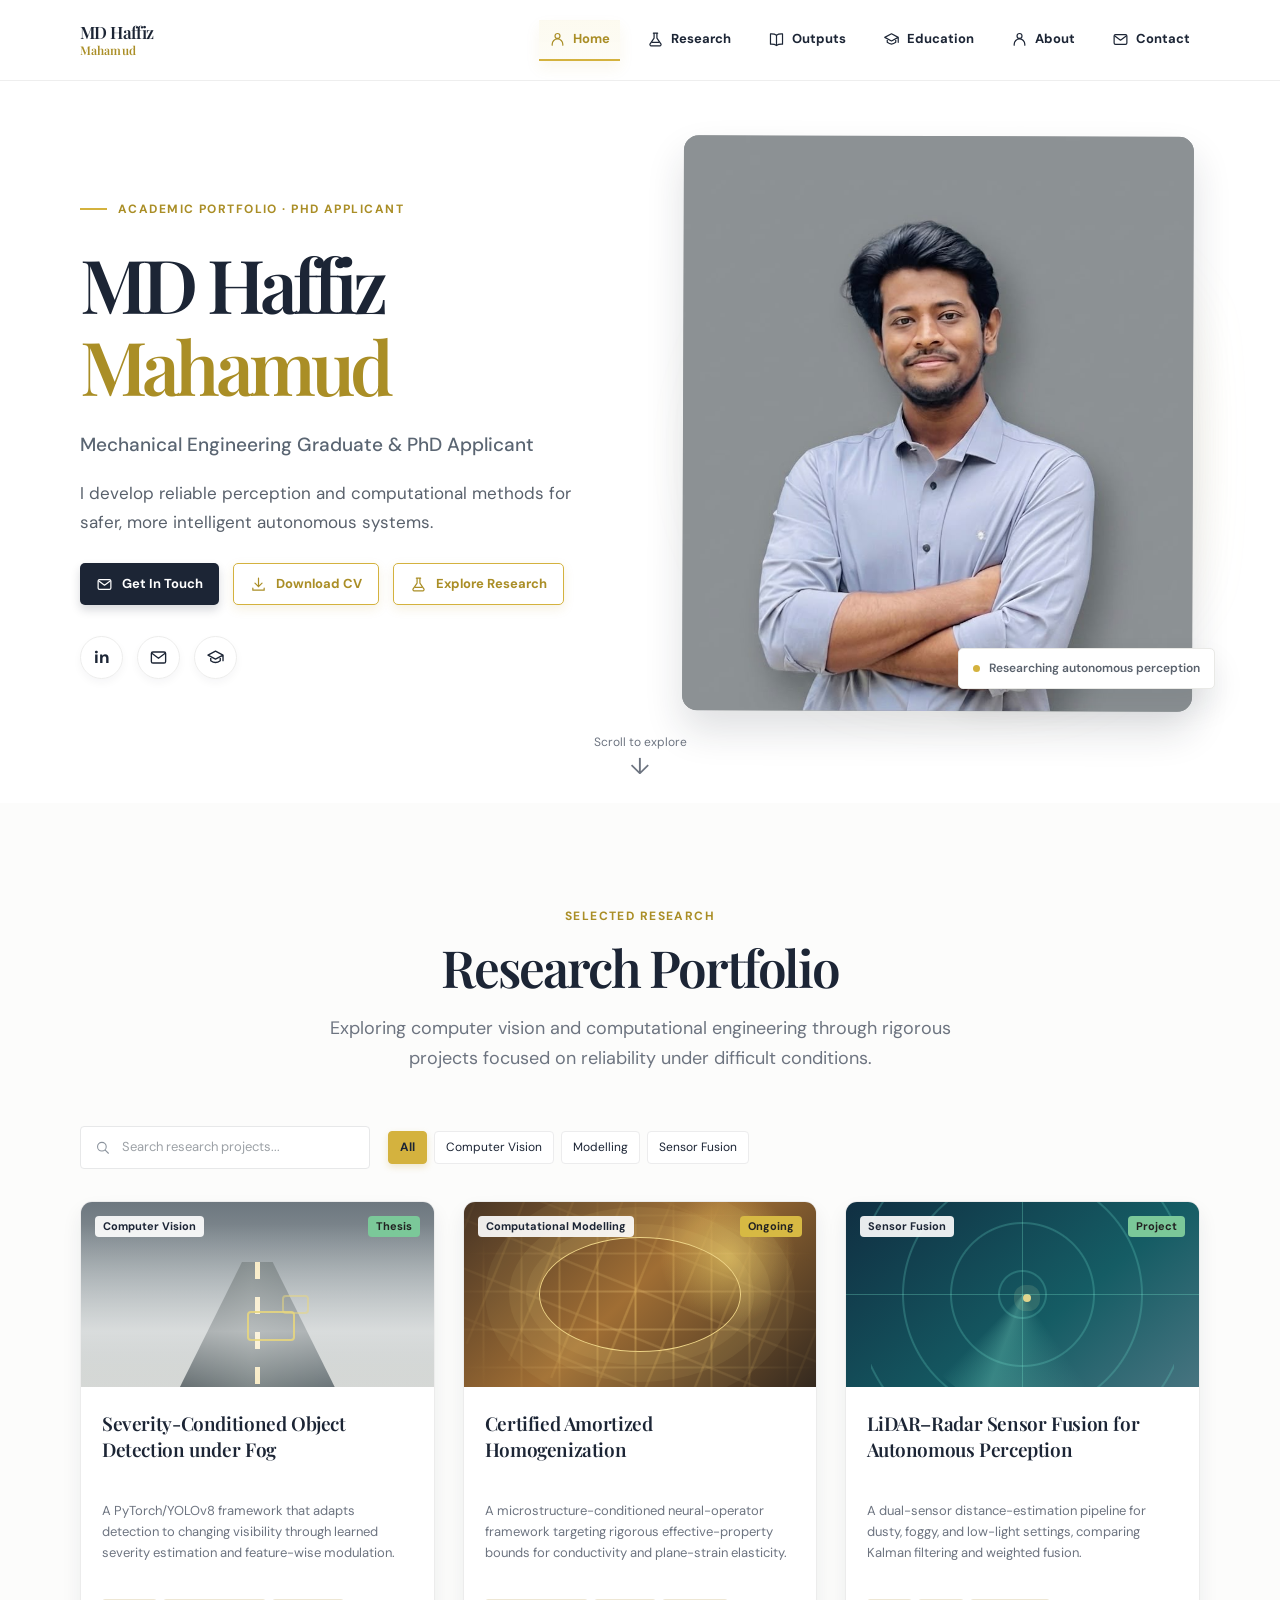
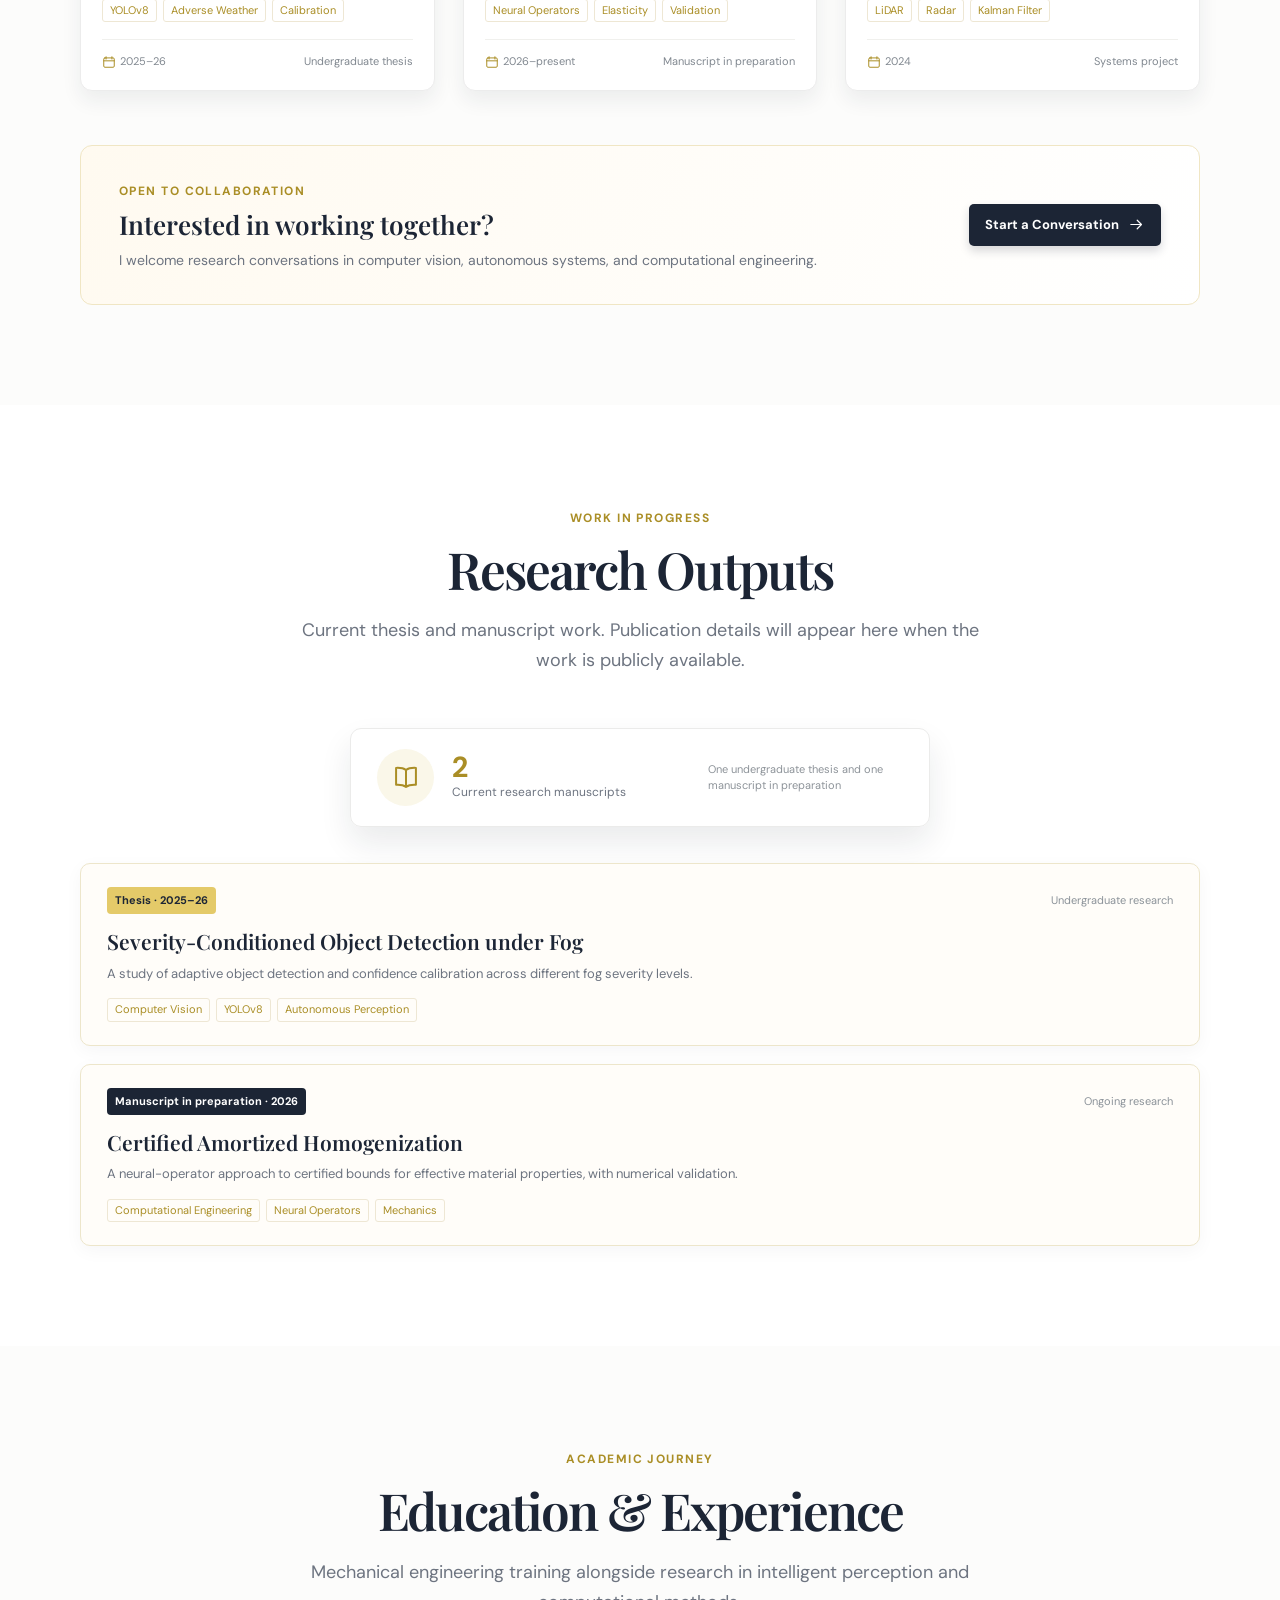
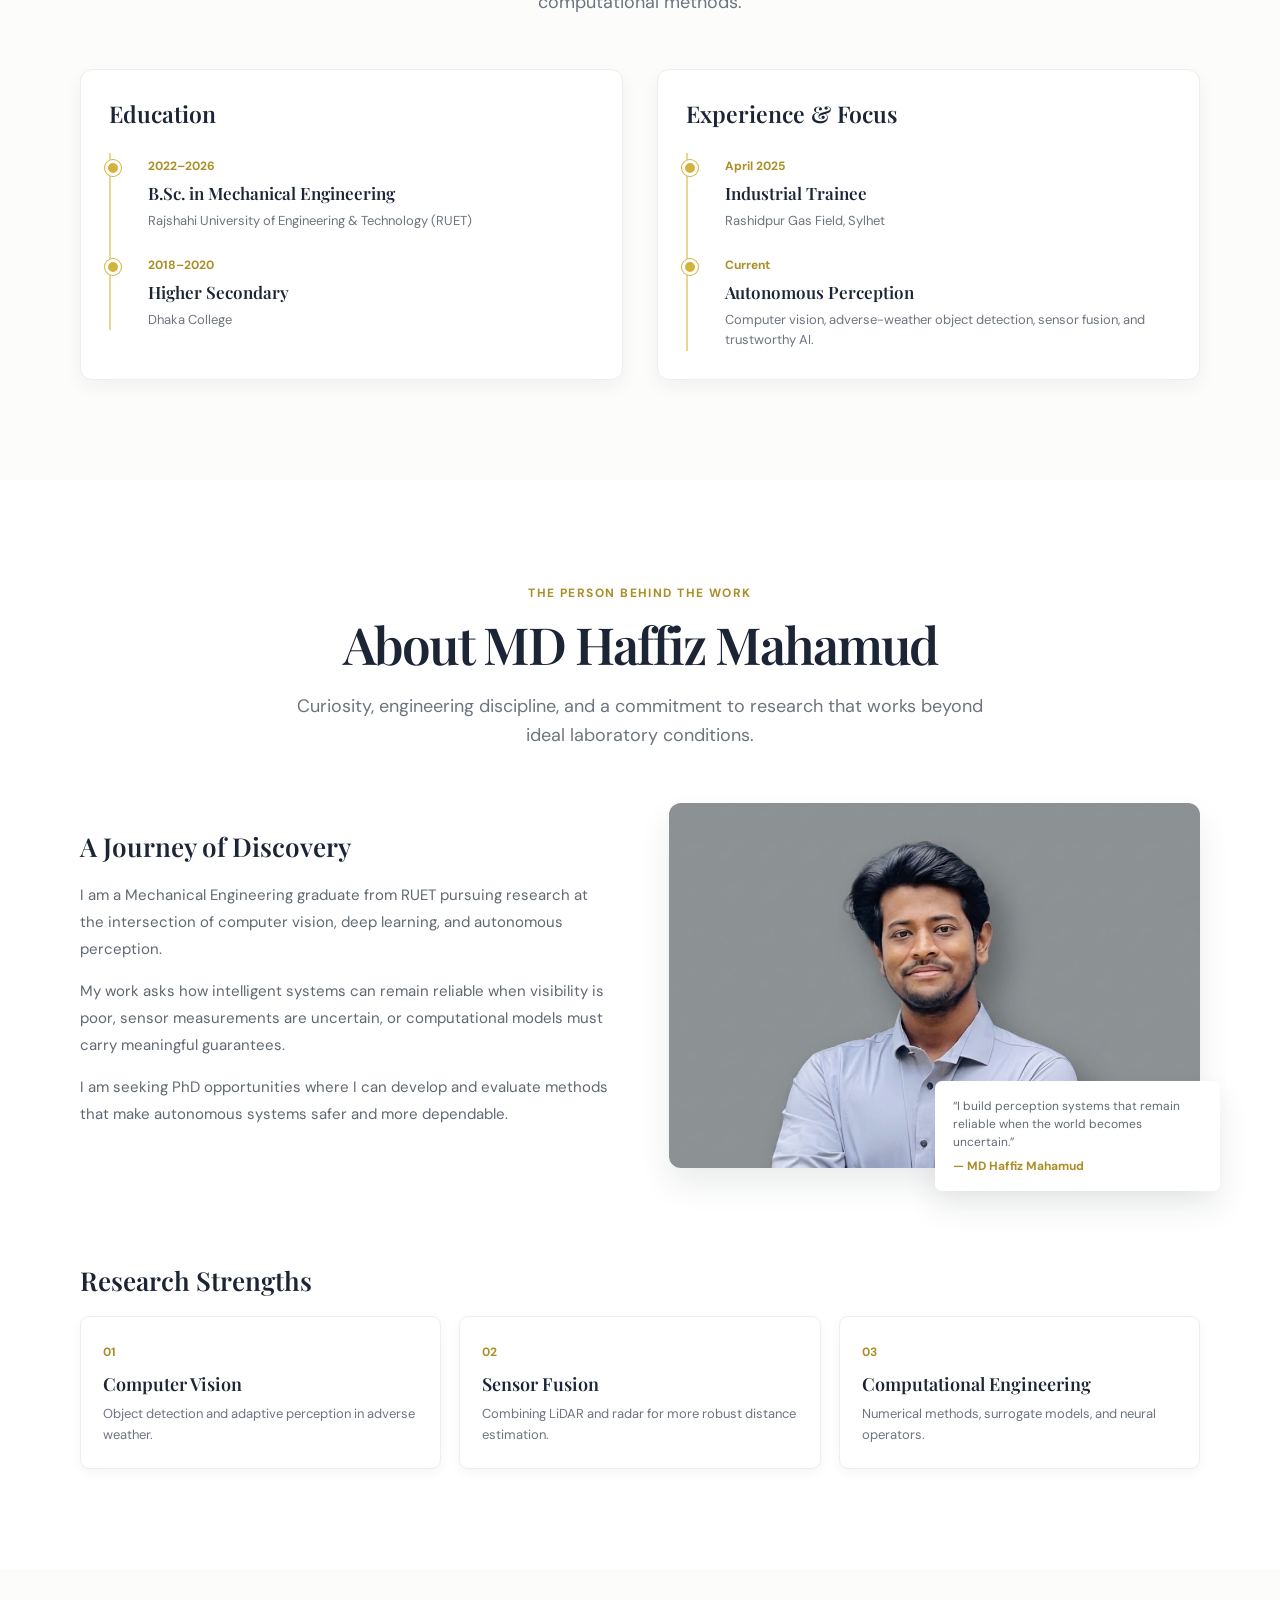
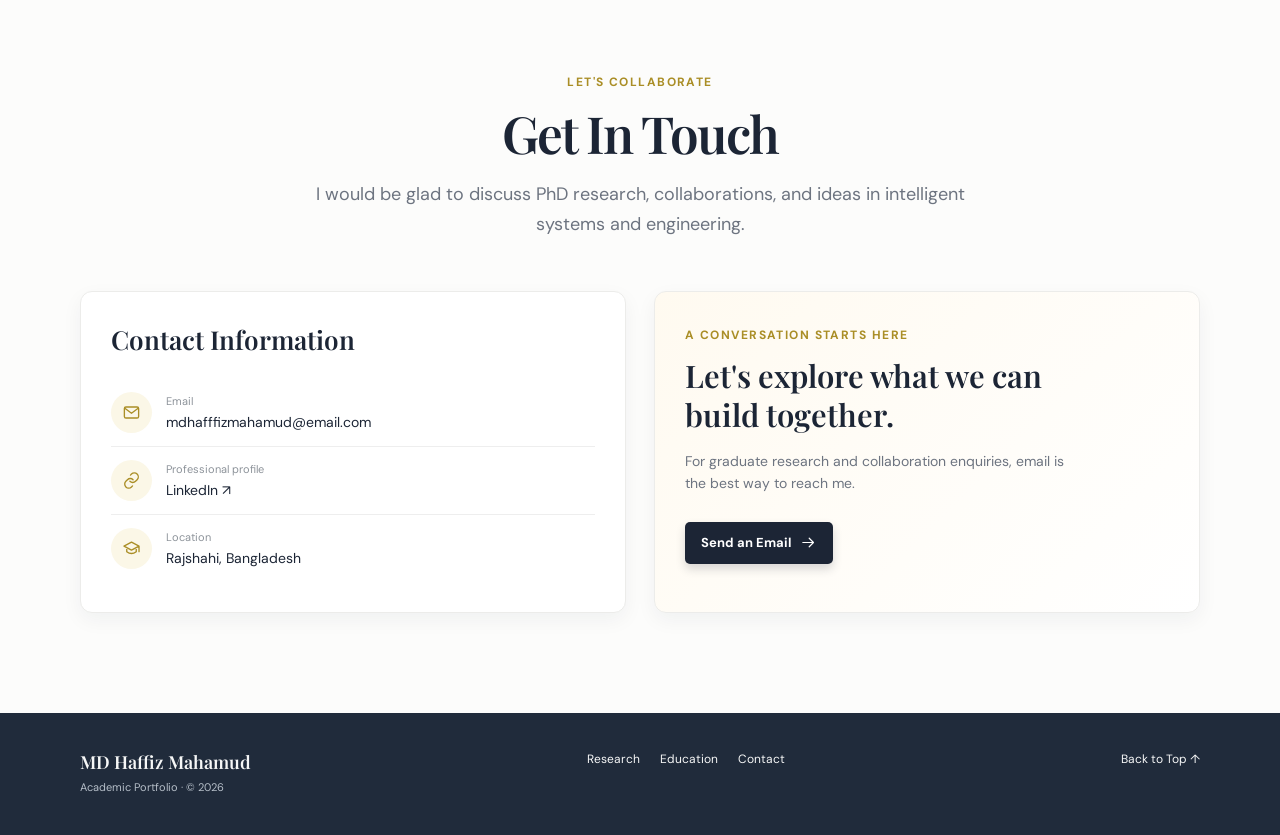
<file: index.html>
<!doctype html>
<html lang="en">
<head>
  <meta charset="UTF-8">
  <meta name="viewport" content="width=device-width, initial-scale=1">
  <meta name="description" content="Academic portfolio of MD Haffiz Mahamud, PhD applicant researching computer vision, autonomous perception, and computational engineering.">
  <meta name="theme-color" content="#ffffff">
  <title>MD Haffiz Mahamud | Academic Portfolio</title>
  <link rel="preconnect" href="https://fonts.googleapis.com">
  <link rel="preconnect" href="https://fonts.gstatic.com" crossorigin>
  <link href="https://fonts.googleapis.com/css2?family=DM+Sans:wght@400;500;600;700&family=Playfair+Display:wght@400;500;600;700&display=swap" rel="stylesheet">
  <link rel="stylesheet" href="styles.css">
  <script src="script.js" defer></script>
</head>
<body>
  <svg class="icon-library" xmlns="http://www.w3.org/2000/svg" aria-hidden="true">
    <symbol id="i-user" viewBox="0 0 24 24"><circle cx="12" cy="7" r="3.5"/><path d="M4.5 20v-1.3A7.5 7.5 0 0 1 12 11.2a7.5 7.5 0 0 1 7.5 7.5V20"/></symbol>
    <symbol id="i-flask" viewBox="0 0 24 24"><path d="M9 3h6M10 3v7l-5.8 8.4A2 2 0 0 0 5.8 21h12.4a2 2 0 0 0 1.6-2.6L14 10V3M7.5 16h9"/></symbol>
    <symbol id="i-book" viewBox="0 0 24 24"><path d="M12 20.5c-2-1.5-4.6-2-8.5-1.8V4.2C7.5 4 10 4.5 12 6c2-1.5 4.5-2 8.5-1.8v14.5c-3.9-.2-6.5.3-8.5 1.8ZM12 6v14.5"/></symbol>
    <symbol id="i-cap" viewBox="0 0 24 24"><path d="m2.5 9 9.5-5 9.5 5-9.5 5-9.5-5ZM6 11v5c3.8 3 8.2 3 12 0v-5M21.5 9v7"/></symbol>
    <symbol id="i-mail" viewBox="0 0 24 24"><rect x="3" y="5" width="18" height="14" rx="2"/><path d="m4 7 8 6 8-6"/></symbol>
    <symbol id="i-arrow" viewBox="0 0 24 24"><path d="M4 12h15m-6-6 6 6-6 6"/></symbol>
    <symbol id="i-search" viewBox="0 0 24 24"><circle cx="10.8" cy="10.8" r="6.8"/><path d="m16 16 5 5"/></symbol>
    <symbol id="i-calendar" viewBox="0 0 24 24"><rect x="3" y="5" width="18" height="16" rx="2"/><path d="M7 3v4m10-4v4M3 10h18"/></symbol>
    <symbol id="i-link" viewBox="0 0 24 24"><path d="M10 13a5 5 0 0 0 7.1 0l2-2a5 5 0 0 0-7.1-7.1l-1.3 1.3M14 11a5 5 0 0 0-7.1 0l-2 2A5 5 0 0 0 12 20.1l1.3-1.3"/></symbol>
    <symbol id="i-download" viewBox="0 0 24 24"><path d="M12 3v12m-5-5 5 5 5-5M4 17v3h16v-3"/></symbol>
  </svg>
  <header class="site-header"><div class="nav-shell">
    <a class="brand" href="#home">MD Haffiz <span>Mahamud</span></a>
    <button class="menu-toggle" type="button" aria-label="Open navigation" aria-expanded="false"><span></span><span></span><span></span></button>
    <nav class="main-nav" aria-label="Primary navigation">
      <a class="nav-link active" href="#home"><svg><use href="#i-user"/></svg>Home</a>
      <a class="nav-link" href="#research"><svg><use href="#i-flask"/></svg>Research</a>
      <a class="nav-link" href="#outputs"><svg><use href="#i-book"/></svg>Outputs</a>
      <a class="nav-link" href="#education"><svg><use href="#i-cap"/></svg>Education</a>
      <a class="nav-link" href="#about"><svg><use href="#i-user"/></svg>About</a>
      <a class="nav-link" href="#contact"><svg><use href="#i-mail"/></svg>Contact</a>
    </nav>
  </div></header>
  <main>
    <section class="hero wrap" id="home" aria-labelledby="hero-title">
      <div class="hero-copy reveal">
        <div class="eyebrow"><span class="eyebrow-line"></span> Academic portfolio · PhD applicant</div>
        <h1 id="hero-title">MD Haffiz<br><span>Mahamud</span></h1>
        <p class="hero-role">Mechanical Engineering Graduate &amp; PhD Applicant</p>
        <p class="hero-description">I develop reliable perception and computational methods for safer, more intelligent autonomous systems.</p>
        <div class="hero-actions"><a class="button button-dark" href="#contact"><svg><use href="#i-mail"/></svg> Get In Touch</a><a class="button button-outline" href="MD_Haffiz_Mahamud_CV.pdf" download="MD_Haffiz_Mahamud_CV.pdf"><svg><use href="#i-download"/></svg> Download CV</a><a class="button button-outline" href="#research"><svg><use href="#i-flask"/></svg> Explore Research</a></div>
        <div class="social-links" aria-label="Academic and contact links"><a href="https://www.linkedin.com/in/md-haffiz-mahamud" target="_blank" rel="noopener noreferrer" aria-label="LinkedIn">in</a><a href="mailto:mdhafffizmahamud@email.com" aria-label="Email"><svg><use href="#i-mail"/></svg></a><a href="#education" aria-label="Education"><svg><use href="#i-cap"/></svg></a></div>
      </div>
      <div class="portrait-wrap reveal"><div class="portrait-halo"></div><div class="portrait-card"><img src="portrait.png" alt="Portrait of MD Haffiz Mahamud" width="934" height="934"></div><div class="portrait-caption"><span class="caption-dot"></span> Researching autonomous perception</div></div>
      <a class="scroll-cue" href="#research">Scroll to explore <span>↓</span></a>
    </section>
    <section class="section research-section" id="research" aria-labelledby="research-title"><div class="wrap">
      <div class="section-heading reveal"><span class="section-kicker">Selected research</span><h2 id="research-title">Research Portfolio</h2><p>Exploring computer vision and computational engineering through rigorous projects focused on reliability under difficult conditions.</p></div>
      <div class="research-toolbar reveal"><label class="search-box"><svg><use href="#i-search"/></svg><span class="sr-only">Search research projects</span><input id="research-search" type="search" placeholder="Search research projects..."></label><div class="filter-list" role="group" aria-label="Filter research topics"><button class="filter active" data-filter="all" type="button">All</button><button class="filter" data-filter="vision" type="button">Computer Vision</button><button class="filter" data-filter="modelling" type="button">Modelling</button><button class="filter" data-filter="sensors" type="button">Sensor Fusion</button></div></div>
      <div class="project-grid" id="project-grid">
        <article class="project-card reveal" data-category="vision" data-search="severity conditioned object detection fog computer vision yolo pytorch thesis"><div class="card-visual visual-fog"><span class="visual-label">Computer Vision</span><span class="status status-completed">Thesis</span><span class="fog-road"></span><span class="fog-object fog-object-one"></span><span class="fog-object fog-object-two"></span></div><div class="card-body"><h3>Severity-Conditioned Object Detection under Fog</h3><p>A PyTorch/YOLOv8 framework that adapts detection to changing visibility through learned severity estimation and feature-wise modulation.</p><div class="card-tags"><span>YOLOv8</span><span>Adverse Weather</span><span>Calibration</span></div><div class="card-bottom"><span><svg><use href="#i-calendar"/></svg> 2025–26</span><span>Undergraduate thesis</span></div></div></article>
        <article class="project-card reveal" data-category="modelling" data-search="certified amortized homogenization neural operator conductivity elasticity computational modelling research"><div class="card-visual visual-operator"><span class="visual-label">Computational Modelling</span><span class="status status-ongoing">Ongoing</span><span class="operator-mesh"></span></div><div class="card-body"><h3>Certified Amortized Homogenization</h3><p>A microstructure-conditioned neural-operator framework targeting rigorous effective-property bounds for conductivity and plane-strain elasticity.</p><div class="card-tags"><span>Neural Operators</span><span>Elasticity</span><span>Validation</span></div><div class="card-bottom"><span><svg><use href="#i-calendar"/></svg> 2026–present</span><span>Manuscript in preparation</span></div></div></article>
        <article class="project-card reveal" data-category="sensors" data-search="lidar radar sensor fusion autonomous perception kalman filtering dusty foggy low light systems"><div class="card-visual visual-radar"><span class="visual-label">Sensor Fusion</span><span class="status status-completed">Project</span><span class="radar-sweep"></span><span class="radar-center"></span></div><div class="card-body"><h3>LiDAR–Radar Sensor Fusion for Autonomous Perception</h3><p>A dual-sensor distance-estimation pipeline for dusty, foggy, and low-light settings, comparing Kalman filtering and weighted fusion.</p><div class="card-tags"><span>LiDAR</span><span>Radar</span><span>Kalman Filter</span></div><div class="card-bottom"><span><svg><use href="#i-calendar"/></svg> 2024</span><span>Systems project</span></div></div></article>
      </div>
      <p class="no-results" id="no-results" hidden>No projects match this search. Try another topic.</p>
      <div class="collaboration-callout reveal"><div><span class="section-kicker">Open to collaboration</span><h3>Interested in working together?</h3><p>I welcome research conversations in computer vision, autonomous systems, and computational engineering.</p></div><a class="button button-dark" href="#contact">Start a Conversation <svg><use href="#i-arrow"/></svg></a></div>
    </div></section>
    <section class="section outputs-section" id="outputs" aria-labelledby="outputs-title"><div class="wrap">
      <div class="section-heading reveal"><span class="section-kicker">Work in progress</span><h2 id="outputs-title">Research Outputs</h2><p>Current thesis and manuscript work. Publication details will appear here when the work is publicly available.</p></div>
      <div class="output-summary reveal"><div class="summary-icon"><svg><use href="#i-book"/></svg></div><div><strong>2</strong><span>Current research manuscripts</span></div><p>One undergraduate thesis and one manuscript in preparation</p></div>
      <div class="output-list"><article class="output-card reveal"><div class="output-top"><span class="pill pill-gold">Thesis · 2025–26</span><span class="output-state">Undergraduate research</span></div><h3>Severity-Conditioned Object Detection under Fog</h3><p>A study of adaptive object detection and confidence calibration across different fog severity levels.</p><div class="output-tags"><span>Computer Vision</span><span>YOLOv8</span><span>Autonomous Perception</span></div></article><article class="output-card reveal"><div class="output-top"><span class="pill pill-dark">Manuscript in preparation · 2026</span><span class="output-state">Ongoing research</span></div><h3>Certified Amortized Homogenization</h3><p>A neural-operator approach to certified bounds for effective material properties, with numerical validation.</p><div class="output-tags"><span>Computational Engineering</span><span>Neural Operators</span><span>Mechanics</span></div></article></div>
    </div></section>
    <section class="section education-section" id="education" aria-labelledby="education-title"><div class="wrap">
      <div class="section-heading reveal"><span class="section-kicker">Academic journey</span><h2 id="education-title">Education &amp; Experience</h2><p>Mechanical engineering training alongside research in intelligent perception and computational methods.</p></div>
      <div class="journey-grid"><div class="journey-column reveal"><h3>Education</h3><div class="timeline"><article><span class="timeline-year">2022–2026</span><h4>B.Sc. in Mechanical Engineering</h4><p>Rajshahi University of Engineering &amp; Technology (RUET)</p></article><article><span class="timeline-year">2018–2020</span><h4>Higher Secondary</h4><p>Dhaka College</p></article></div></div><div class="journey-column reveal"><h3>Experience &amp; Focus</h3><div class="timeline"><article><span class="timeline-year">April 2025</span><h4>Industrial Trainee</h4><p>Rashidpur Gas Field, Sylhet</p></article><article><span class="timeline-year">Current</span><h4>Autonomous Perception</h4><p>Computer vision, adverse-weather object detection, sensor fusion, and trustworthy AI.</p></article></div></div></div>
    </div></section>
    <section class="section about-section" id="about" aria-labelledby="about-title"><div class="wrap">
      <div class="section-heading reveal"><span class="section-kicker">The person behind the work</span><h2 id="about-title">About MD Haffiz Mahamud</h2><p>Curiosity, engineering discipline, and a commitment to research that works beyond ideal laboratory conditions.</p></div>
      <div class="about-grid"><div class="about-copy reveal"><h3>A Journey of Discovery</h3><p>I am a Mechanical Engineering graduate from RUET pursuing research at the intersection of computer vision, deep learning, and autonomous perception.</p><p>My work asks how intelligent systems can remain reliable when visibility is poor, sensor measurements are uncertain, or computational models must carry meaningful guarantees.</p><p>I am seeking PhD opportunities where I can develop and evaluate methods that make autonomous systems safer and more dependable.</p></div><div class="about-photo reveal"><img src="portrait.png" alt="MD Haffiz Mahamud" loading="lazy" width="934" height="934"><blockquote>“I build perception systems that remain reliable when the world becomes uncertain.”<cite>— MD Haffiz Mahamud</cite></blockquote></div></div>
      <div class="strengths reveal"><h3>Research Strengths</h3><div class="strength-grid"><article><span>01</span><h4>Computer Vision</h4><p>Object detection and adaptive perception in adverse weather.</p></article><article><span>02</span><h4>Sensor Fusion</h4><p>Combining LiDAR and radar for more robust distance estimation.</p></article><article><span>03</span><h4>Computational Engineering</h4><p>Numerical methods, surrogate models, and neural operators.</p></article></div></div>
    </div></section>
    <section class="section contact-section" id="contact" aria-labelledby="contact-title"><div class="wrap"><div class="section-heading reveal"><span class="section-kicker">Let's collaborate</span><h2 id="contact-title">Get In Touch</h2><p>I would be glad to discuss PhD research, collaborations, and ideas in intelligent systems and engineering.</p></div><div class="contact-grid"><div class="contact-panel reveal"><h3>Contact Information</h3><div class="contact-row"><span class="contact-icon"><svg><use href="#i-mail"/></svg></span><div><small>Email</small><a href="mailto:mdhafffizmahamud@email.com">mdhafffizmahamud@email.com</a></div></div><div class="contact-row"><span class="contact-icon"><svg><use href="#i-link"/></svg></span><div><small>Professional profile</small><a href="https://www.linkedin.com/in/md-haffiz-mahamud" target="_blank" rel="noopener noreferrer">LinkedIn ↗</a></div></div><div class="contact-row"><span class="contact-icon"><svg><use href="#i-cap"/></svg></span><div><small>Location</small><span>Rajshahi, Bangladesh</span></div></div></div><div class="contact-invite reveal"><span class="section-kicker">A conversation starts here</span><h3>Let's explore what we can build together.</h3><p>For graduate research and collaboration enquiries, email is the best way to reach me.</p><a class="button button-dark" href="mailto:mdhafffizmahamud@email.com?subject=Academic%20research%20enquiry">Send an Email <svg><use href="#i-arrow"/></svg></a></div></div></div></section>
  </main>
  <footer class="site-footer"><div class="wrap footer-inner"><div><strong>MD Haffiz Mahamud</strong><span>Academic Portfolio · © 2026</span></div><div class="footer-links"><a href="#research">Research</a><a href="#education">Education</a><a href="#contact">Contact</a></div><div class="footer-meta"><a href="#home">Back to Top ↑</a></div></div></footer>
</body>
</html>
</file>
<file: styles.css>
:root{--ink:#1c2535;--muted:#6d7480;--gold:#d4b23e;--gold-dark:#aa8e26;--line:#e9e9e6;--paper:#fff;--soft:#faf9f5;--shadow:0 16px 32px rgba(23,32,47,.09);--sans:"DM Sans",Arial,sans-serif;--serif:"Playfair Display",Georgia,serif}
*{box-sizing:border-box}
html{scroll-behavior:smooth;scroll-padding-top:90px}
body{margin:0;background:var(--paper);color:var(--ink);font-family:var(--sans);font-size:15px;line-height:1.6}
img,svg{display:block}a{color:inherit;text-decoration:none}button,input{font:inherit}button{cursor:pointer}
svg{width:19px;height:19px;fill:none;stroke:currentColor;stroke-width:1.7;stroke-linecap:round;stroke-linejoin:round}
.icon-library,.sr-only{position:absolute;width:1px;height:1px;overflow:hidden;clip:rect(0,0,0,0);white-space:nowrap}
.wrap{max-width:1120px;width:calc(100% - 72px);margin:auto}
.site-header{position:sticky;top:0;z-index:30;background:rgba(255,255,255,.94);border-bottom:1px solid #eee;backdrop-filter:blur(18px)}
.nav-shell{max-width:1120px;width:calc(100% - 72px);height:80px;margin:auto;display:flex;justify-content:space-between;align-items:center;gap:25px}
.brand{font:600 17px/1.3 var(--serif);white-space:nowrap;letter-spacing:-.035em}.brand span{display:block;font-size:12px;letter-spacing:.01em;color:var(--gold-dark)}
.main-nav{display:flex;align-items:center;gap:17px;height:100%}
.nav-link{height:41px;padding:0 10px;display:flex;align-items:center;gap:7px;font-size:13px;font-weight:700;border-bottom:2px solid transparent;transition:color .25s,background .25s,border .25s;white-space:nowrap}
.nav-link svg{width:17px;height:17px}.nav-link:hover,.nav-link.active{color:var(--gold-dark);background:linear-gradient(180deg,rgba(246,239,204,.3),rgba(246,239,204,.18));border-bottom-color:var(--gold);box-shadow:0 7px 15px rgba(187,149,37,.08)}
.menu-toggle{display:none}
.hero{min-height:650px;display:grid;grid-template-columns:1fr 1fr;align-items:center;gap:72px;position:relative;padding:55px 0 92px}
.hero-copy{padding:32px 0 0}.eyebrow,.section-kicker{font-size:12px;font-weight:700;letter-spacing:.12em;text-transform:uppercase;color:var(--gold-dark)}.eyebrow{display:flex;align-items:center;gap:11px;margin-bottom:24px}.eyebrow-line{width:27px;height:2px;background:var(--gold)}
h1,h2,h3,h4,p{margin-top:0}.hero h1{font:600 clamp(3.4rem,5.8vw,5.7rem)/1.1 var(--serif);letter-spacing:-.065em;margin:0 0 24px}.hero h1 span{color:var(--gold-dark)}
.hero-role{font-size:19px;font-weight:500;color:#5a6572;margin-bottom:18px}.hero-description{max-width:500px;font-size:17px;color:#59616c;line-height:1.75;margin-bottom:25px}
.hero-actions{display:flex;gap:14px;flex-wrap:wrap}.button{min-height:42px;padding:10px 16px;border-radius:5px;display:inline-flex;align-items:center;justify-content:center;gap:9px;font-size:13px;font-weight:700;line-height:1.25;transition:transform .25s,box-shadow .25s,background .25s,color .25s}.button:hover{transform:translateY(-3px);box-shadow:0 7px 17px rgba(23,32,47,.15)}.button svg{width:17px;height:17px}.button-dark{background:var(--ink);color:#fff;box-shadow:0 5px 10px rgba(23,32,47,.17)}.button-outline{border:1px solid var(--gold);color:var(--gold-dark);background:#fff;box-shadow:0 4px 11px rgba(187,149,37,.13)}.button-outline:hover{background:#fcf8e9}
.social-links{display:flex;gap:14px;margin-top:31px}.social-links a{width:43px;height:43px;border:1px solid #ededec;border-radius:50%;display:grid;place-items:center;font-size:17px;font-weight:800;box-shadow:0 4px 9px rgba(23,32,47,.04);transition:transform .25s,color .25s,border .25s}.social-links a:hover{transform:translateY(-4px);color:var(--gold-dark);border-color:var(--gold)}.social-links svg{width:19px;height:19px}
.portrait-wrap{height:575px;position:relative;display:grid;place-items:center}.portrait-halo{position:absolute;inset:15px -16px -8px;z-index:-1;background:radial-gradient(ellipse at 55% 53%,rgba(224,207,132,.29),transparent 69%);filter:blur(18px)}.portrait-card{width:100%;height:100%;max-width:510px;border-radius:15px;overflow:hidden;background:#939799;box-shadow:0 20px 38px rgba(30,36,47,.14);transform:rotate(.2deg)}.portrait-card img{width:100%;height:100%;object-fit:cover;object-position:center 13%}.portrait-caption{position:absolute;right:-15px;bottom:22px;display:flex;align-items:center;gap:9px;padding:10px 14px;background:#fff;border:1px solid var(--line);border-radius:5px;box-shadow:var(--shadow);color:#59616c;font-size:12px;font-weight:600}.caption-dot{width:7px;height:7px;border-radius:50%;background:var(--gold)}.scroll-cue{position:absolute;bottom:22px;left:50%;transform:translateX(-50%);display:flex;flex-direction:column;align-items:center;color:var(--muted);font-size:12px}.scroll-cue span{font-size:23px;line-height:1.25;transition:transform .25s}.scroll-cue:hover span{transform:translateY(5px)}
.section{padding:100px 0;scroll-margin-top:80px}.research-section,.education-section,.contact-section{background:#fcfcfb}.section-heading{text-align:center;margin:0 auto 52px;max-width:760px}.section-heading h2{font:600 clamp(2.4rem,4vw,3.6rem)/1.2 var(--serif);letter-spacing:-.04em;margin:10px 0 16px}.section-heading p{font-size:18px;line-height:1.65;color:var(--muted);max-width:690px;margin:auto}.section-kicker{display:inline-block}
.research-toolbar{display:flex;align-items:center;gap:18px;margin-bottom:32px}.search-box{height:43px;flex:0 0 290px;display:flex;align-items:center;gap:10px;padding:0 14px;border:1px solid #e7e8e9;border-radius:4px;background:#fff}.search-box svg{width:17px;height:17px;color:#8b939d}.search-box:focus-within{outline:2px solid rgba(212,178,62,.38)}.search-box input{min-width:0;width:100%;border:0;outline:0;background:transparent;color:var(--ink);font-size:13px}.search-box input::placeholder{color:#9ca1a6}.filter-list{display:flex;flex-wrap:wrap;gap:7px}.filter{min-height:33px;padding:5px 11px;border:1px solid #ececed;border-radius:4px;background:#fff;color:var(--ink);font-size:12px;transition:background .2s,color .2s,transform .2s}.filter:hover{transform:translateY(-2px);border-color:var(--gold)}.filter.active{background:var(--gold);border-color:var(--gold);color:var(--ink);font-weight:700;box-shadow:0 3px 7px rgba(186,143,24,.2)}
.project-grid{display:grid;grid-template-columns:repeat(3,minmax(0,1fr));gap:28px}.project-card{background:#fff;border:1px solid #ececec;border-radius:12px;overflow:hidden;box-shadow:0 10px 20px rgba(30,38,50,.07);transition:transform .3s,box-shadow .3s}.project-card:hover{transform:translateY(-7px);box-shadow:0 20px 32px rgba(30,38,50,.13)}.project-card[hidden]{display:none}
.card-visual{height:185px;position:relative;overflow:hidden}.visual-label,.status{position:absolute;top:14px;z-index:2;padding:4px 8px;border-radius:4px;font-size:11px;font-weight:700;line-height:1.2}.visual-label{left:14px;background:rgba(255,255,255,.9);color:var(--ink)}.status{right:14px;background:var(--gold);color:#222}.status-ongoing{background:#d7b943}.status-completed{background:#7bc899}
.visual-fog{background:linear-gradient(180deg,#6d777f 0%,#9da6a9 48%,#d0d3d0 100%)}.visual-fog:before{content:"";position:absolute;inset:0;background:linear-gradient(180deg,transparent 12%,rgba(255,255,255,.5) 70%,rgba(255,255,255,.12));z-index:1}.fog-road{position:absolute;bottom:-100px;left:14%;width:72%;height:225px;clip-path:polygon(44% 0,56% 0,100% 100%,0 100%);background:linear-gradient(90deg,#3d474c,#6f797a 48%,#49555b)}.fog-road:after{content:"";position:absolute;left:49%;width:2%;height:100%;background:repeating-linear-gradient(180deg,#f7e8bc 0 17px,transparent 17px 35px)}.fog-object{position:absolute;z-index:1;border:2px solid rgba(233,216,125,.85);border-radius:4px}.fog-object-one{width:48px;height:30px;bottom:46px;left:47%}.fog-object-two{width:27px;height:19px;bottom:73px;left:57%;opacity:.6}
.visual-operator{background:radial-gradient(circle at 75% 30%,rgba(245,215,108,.6),transparent 23%),linear-gradient(135deg,#483525,#a06e34 48%,#34291f)}.visual-operator:before,.visual-operator:after{content:"";position:absolute;inset:0;opacity:.55;background:repeating-linear-gradient(90deg,transparent 0 18px,rgba(249,207,112,.7) 19px 20px,transparent 21px 38px),repeating-linear-gradient(0deg,transparent 0 18px,rgba(253,217,135,.55) 19px 20px,transparent 21px 38px);mask-image:radial-gradient(ellipse at 50% 60%,#000,transparent 80%)}.visual-operator:after{transform:rotate(22deg) scale(1.2);opacity:.35}.operator-mesh{position:absolute;inset:35px 75px;border-radius:50%;border:1px solid #edd386;box-shadow:0 0 0 13px rgba(237,211,134,.08),0 0 0 30px rgba(237,211,134,.08),0 0 0 54px rgba(237,211,134,.06)}
.visual-radar{background:linear-gradient(140deg,#102f42,#155c64 60%,#477480)}.visual-radar:before{content:"";position:absolute;inset:-65px 25px;background:repeating-radial-gradient(circle at 50% 50%,transparent 0 22px,rgba(104,217,200,.25) 23px 24px,transparent 25px 48px)}.visual-radar:after{content:"";position:absolute;inset:0;background:linear-gradient(90deg,transparent 49.8%,rgba(121,233,205,.3) 50%,transparent 50.2%),linear-gradient(0deg,transparent 49.8%,rgba(121,233,205,.3) 50%,transparent 50.2%)}.radar-sweep{position:absolute;width:230px;height:230px;left:50%;top:50%;transform:translate(-50%,-50%);border-radius:50%;background:conic-gradient(from 225deg,transparent 0 280deg,rgba(144,238,213,.28) 335deg,transparent 360deg)}.radar-center{position:absolute;left:50%;top:50%;width:8px;height:8px;border-radius:50%;background:#e2d58d;box-shadow:0 0 0 9px rgba(213,226,171,.14)}
.card-body{padding:24px 21px 19px}.card-body h3{font:600 19px/1.36 var(--serif);letter-spacing:-.02em;min-height:79px;margin:0 0 10px}.card-body p{font-size:13px;color:var(--muted);line-height:1.62;min-height:85px;margin:0 0 14px}.card-tags,.output-tags{display:flex;flex-wrap:wrap;gap:6px}.card-tags span,.output-tags span{padding:4px 7px;border:1px solid #eee7d4;border-radius:3px;color:var(--gold-dark);font-size:11px;line-height:1.2}.card-bottom{border-top:1px solid #f0f0ed;padding-top:13px;margin-top:17px;display:flex;justify-content:space-between;gap:7px;color:#818890;font-size:11px}.card-bottom span:first-child{display:flex;align-items:center;gap:4px}.card-bottom svg{width:14px;height:14px;color:var(--gold-dark)}.no-results{text-align:center;padding:42px;color:var(--muted)}
.collaboration-callout{margin-top:54px;padding:32px 38px;display:flex;align-items:center;justify-content:space-between;gap:24px;background:linear-gradient(110deg,#fffaf0,#fff);border:1px solid #f0e6c4;border-radius:12px}.collaboration-callout h3{font:600 26px/1.3 var(--serif);margin:6px 0 8px}.collaboration-callout p{color:var(--muted);font-size:14px;margin:0}.collaboration-callout .button{white-space:nowrap}
.outputs-section{background:#fff}.output-summary{max-width:580px;margin:0 auto 36px;display:flex;align-items:center;gap:18px;padding:20px 26px;border:1px solid #ebebea;border-radius:11px;box-shadow:var(--shadow)}.summary-icon{width:57px;height:57px;flex:0 0 auto;border-radius:50%;background:#faf7e9;display:grid;place-items:center;color:var(--gold-dark)}.summary-icon svg{width:28px;height:28px}.output-summary strong{display:block;color:var(--gold-dark);font-size:29px;line-height:1.1}.output-summary span{display:block;font-size:12px;color:var(--muted)}.output-summary p{margin:0 0 0 auto;max-width:195px;color:#8d9399;font-size:11px;line-height:1.5}.output-list{display:grid;gap:18px}.output-card{padding:23px 26px;background:#fffdf9;border:1px solid #ede6cb;border-radius:10px;box-shadow:0 5px 18px rgba(28,37,53,.04)}.output-top{display:flex;align-items:center;justify-content:space-between;gap:12px}.pill{padding:5px 8px;border-radius:4px;font-size:11px;font-weight:700}.pill-gold{background:#e4ca69}.pill-dark{background:var(--ink);color:#fff}.output-state{color:#8b9299;font-size:11px}.output-card h3{font:600 21px/1.35 var(--serif);margin:13px 0 8px}.output-card p{font-size:13px;color:var(--muted);margin:0 0 14px}
.journey-grid{display:grid;grid-template-columns:1fr 1fr;gap:34px}.journey-column{padding:28px;background:#fff;border:1px solid #ededeb;border-radius:12px;box-shadow:0 7px 18px rgba(28,37,53,.05)}.journey-column>h3{font:600 23px var(--serif);margin:0 0 24px}.timeline{padding-left:20px;border-left:2px solid #e8d694}.timeline article{position:relative;padding:0 0 20px 17px}.timeline article:last-child{padding-bottom:0}.timeline article:before{content:"";position:absolute;left:-26px;top:7px;width:10px;height:10px;background:var(--gold);border:3px solid #fff;border-radius:50%;box-shadow:0 0 0 1px var(--gold)}.timeline-year{color:var(--gold-dark);font-size:12px;font-weight:700}.timeline h4{font:600 17px/1.4 var(--serif);margin:5px 0}.timeline p{color:var(--muted);font-size:13px;margin:0}
.about-grid{display:grid;grid-template-columns:1fr 1fr;gap:58px;align-items:center}.about-copy h3,.strengths h3,.contact-panel h3{font:600 26px var(--serif);margin-bottom:18px}.about-copy p{color:#606873;font-size:15px;line-height:1.8;margin-bottom:15px}.about-photo{height:365px;position:relative}.about-photo img{width:100%;height:100%;object-fit:cover;object-position:center 24%;border-radius:12px;box-shadow:var(--shadow)}.about-photo blockquote{position:absolute;right:-20px;bottom:-23px;width:285px;margin:0;background:#fff;border-radius:7px;padding:16px 18px;box-shadow:var(--shadow);font-size:12px;color:#626976;line-height:1.5}.about-photo cite{display:block;color:var(--gold-dark);font-style:normal;font-weight:700;margin-top:6px}.strengths{margin-top:95px}.strength-grid{display:grid;grid-template-columns:repeat(3,1fr);gap:18px}.strength-grid article{border:1px solid #eee;border-radius:9px;padding:22px;background:#fff;box-shadow:0 4px 12px rgba(28,37,53,.04)}.strength-grid span{color:var(--gold-dark);font-size:12px;font-weight:700}.strength-grid h4{font:600 18px var(--serif);margin:9px 0 8px}.strength-grid p{margin:0;color:var(--muted);font-size:13px}
.contact-grid{display:grid;grid-template-columns:1fr 1fr;gap:28px}.contact-panel,.contact-invite{border:1px solid #ececea;background:#fff;border-radius:12px;padding:30px;box-shadow:0 7px 20px rgba(28,37,53,.05)}.contact-panel h3{margin-bottom:22px}.contact-row{display:flex;align-items:center;gap:14px;padding:13px 0;border-bottom:1px solid #eee}.contact-row:last-child{border:0}.contact-icon{width:41px;height:41px;border-radius:50%;background:#fbf7e7;color:var(--gold-dark);display:grid;place-items:center;flex:none}.contact-row small{display:block;color:#8d939a;font-size:11px}.contact-row a,.contact-row div>span{display:block;font-size:14px;overflow-wrap:anywhere}.contact-row a:hover{color:var(--gold-dark)}.contact-invite{background:linear-gradient(135deg,#fffaf0,#fff)}.contact-invite h3{font:600 31px/1.25 var(--serif);max-width:390px;margin:10px 0 16px}.contact-invite p{color:var(--muted);font-size:14px;max-width:390px}.contact-invite .button{margin-top:13px}
.site-footer{background:#202b3b;color:#f6f7f7;padding:37px 0}.footer-inner{display:flex;justify-content:space-between;gap:30px;align-items:flex-start}.footer-inner strong{display:block;font:600 18px var(--serif)}.footer-inner span{font-size:11px;color:#b5bec8}.footer-links{display:flex;gap:20px;font-size:12px}.footer-links a:hover,.footer-meta a:hover{color:#e9ca66}.footer-meta{text-align:right}.footer-meta>a{display:block;font-size:12px}
.reveal{opacity:0;transform:translateY(20px);transition:opacity .65s ease,transform .65s cubic-bezier(.16,1,.3,1)}.reveal.is-visible{opacity:1;transform:none}.hero .reveal:nth-child(2){transition-delay:.12s}
@media(max-width:1000px){.nav-shell,.wrap{width:calc(100% - 48px)}.main-nav{gap:3px}.nav-link{font-size:12px;padding:0 7px}.hero{gap:36px}.portrait-wrap{height:520px}.card-body h3{min-height:104px}.card-body p{min-height:105px}}
@media(max-width:760px){html{scroll-padding-top:72px}.nav-shell,.wrap{width:calc(100% - 38px)}.nav-shell{height:68px}.menu-toggle{display:flex;flex-direction:column;justify-content:center;gap:5px;width:35px;height:35px;border:0;background:transparent}.menu-toggle span{height:2px;width:23px;background:var(--ink);display:block}.main-nav{display:none;position:absolute;top:68px;left:0;right:0;height:auto;padding:16px 19px;background:#fff;box-shadow:0 12px 20px rgba(0,0,0,.08);border-bottom:1px solid var(--line);flex-direction:column;align-items:stretch}.main-nav.open{display:flex}.nav-link{height:40px;font-size:13px;padding:0 13px}.hero{min-height:0;display:flex;flex-direction:column;gap:40px;padding:70px 0 80px}.hero-copy{padding:0}.hero h1{font-size:clamp(3.25rem,10vw,5rem)}.hero-role{font-size:17px}.hero-description{font-size:16px}.portrait-wrap{width:100%;max-width:470px;height:460px}.portrait-caption{right:-8px}.scroll-cue{bottom:14px}.section{padding:75px 0}.section-heading{margin-bottom:37px}.section-heading p{font-size:16px}.research-toolbar{flex-direction:column;align-items:stretch}.search-box{flex:0 0 auto;width:100%}.project-grid{grid-template-columns:1fr;max-width:500px;margin:auto}.card-body h3,.card-body p{min-height:0}.card-visual{height:205px}.collaboration-callout{padding:26px;flex-direction:column;align-items:flex-start}.journey-grid,.about-grid,.contact-grid{grid-template-columns:1fr}.about-grid{gap:25px}.about-photo{max-width:500px}.strength-grid{grid-template-columns:1fr}.strengths{margin-top:85px}.footer-inner{flex-wrap:wrap}.footer-meta{text-align:left}}
@media(max-width:470px){.hero{padding-top:46px}.eyebrow{font-size:10px}.hero h1{font-size:3.35rem}.hero-actions{gap:9px}.button{font-size:12px;padding:9px 12px}.portrait-wrap{height:390px}.portrait-caption{font-size:10px;bottom:12px}.section-heading h2{font-size:2.3rem}.output-summary{padding:16px}.output-summary p{display:none}.output-card{padding:19px}.about-photo{height:300px}.about-photo blockquote{right:-6px;width:250px}.footer-links{order:3;width:100%}}
@media(prefers-reduced-motion:reduce){html{scroll-behavior:auto}.reveal{opacity:1;transform:none;transition:none}*,*:before,*:after{animation-duration:.01ms!important;transition-duration:.01ms!important}}
</file>
